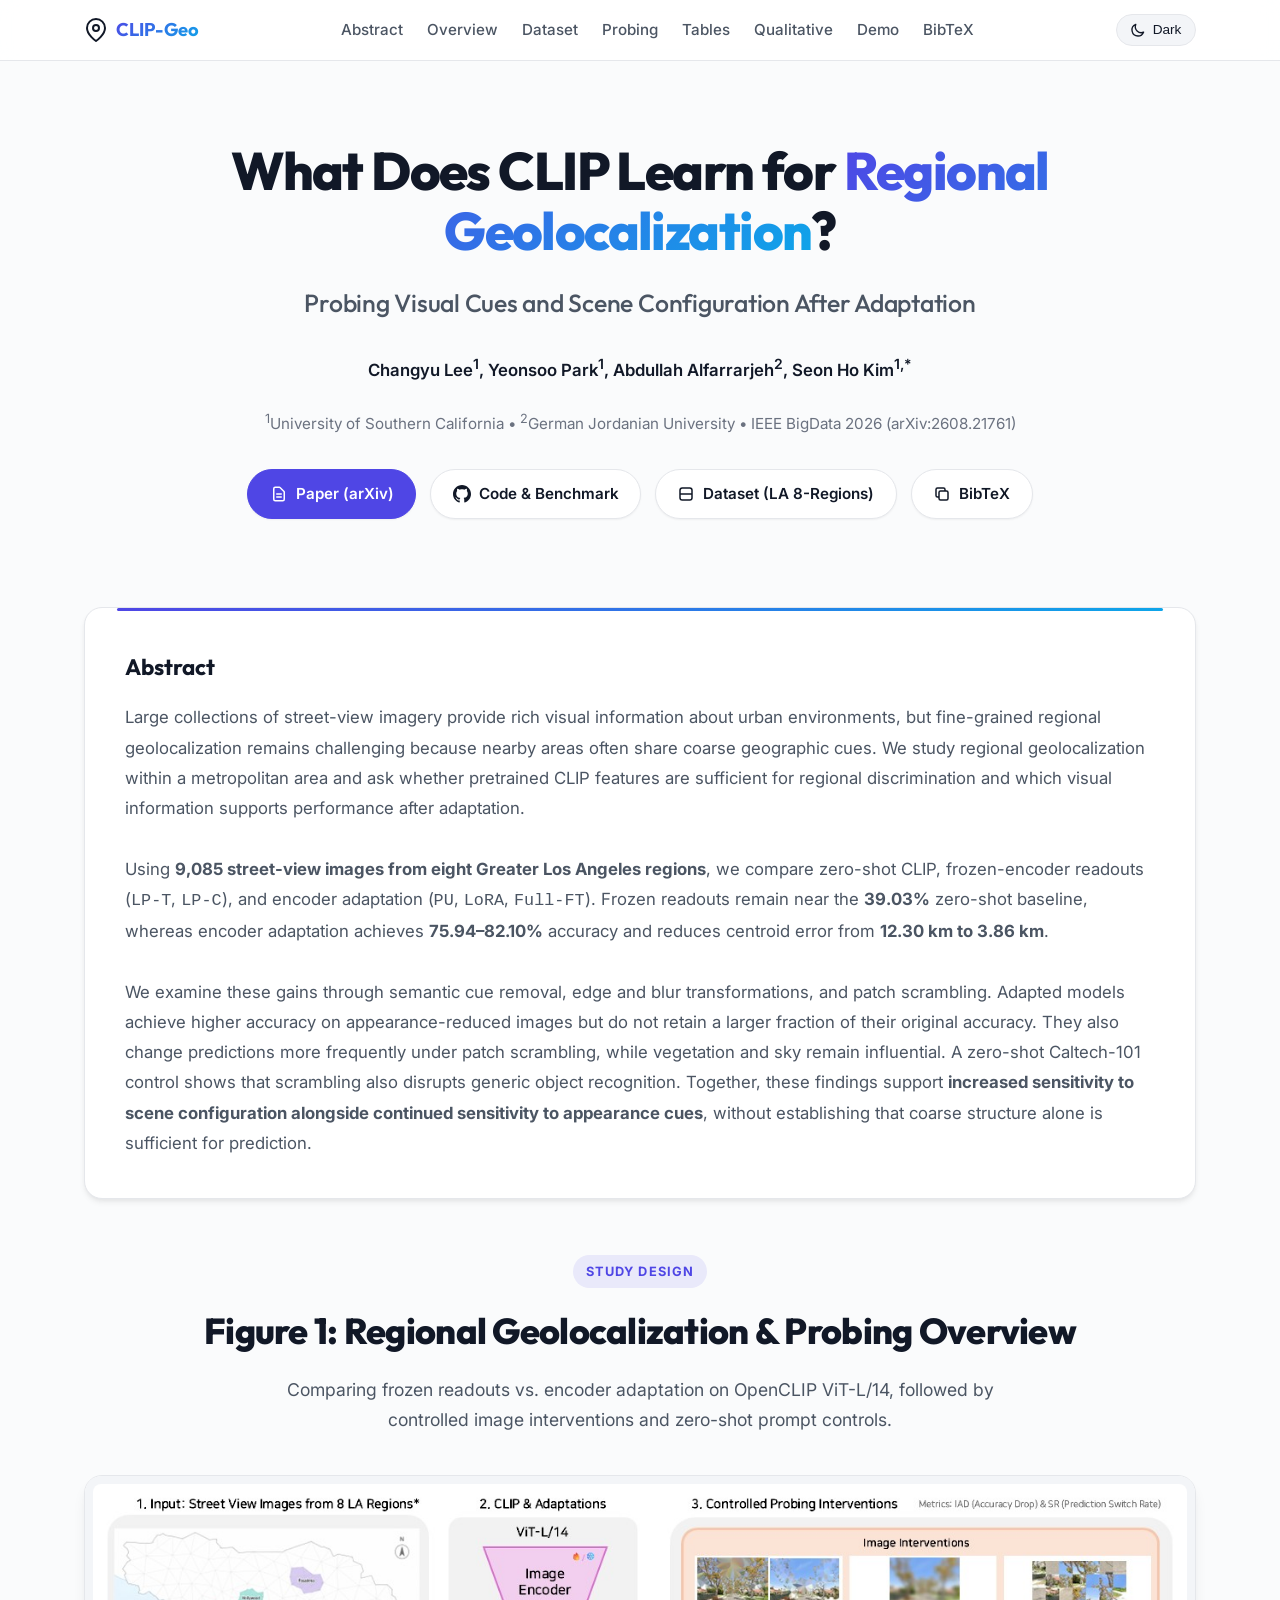
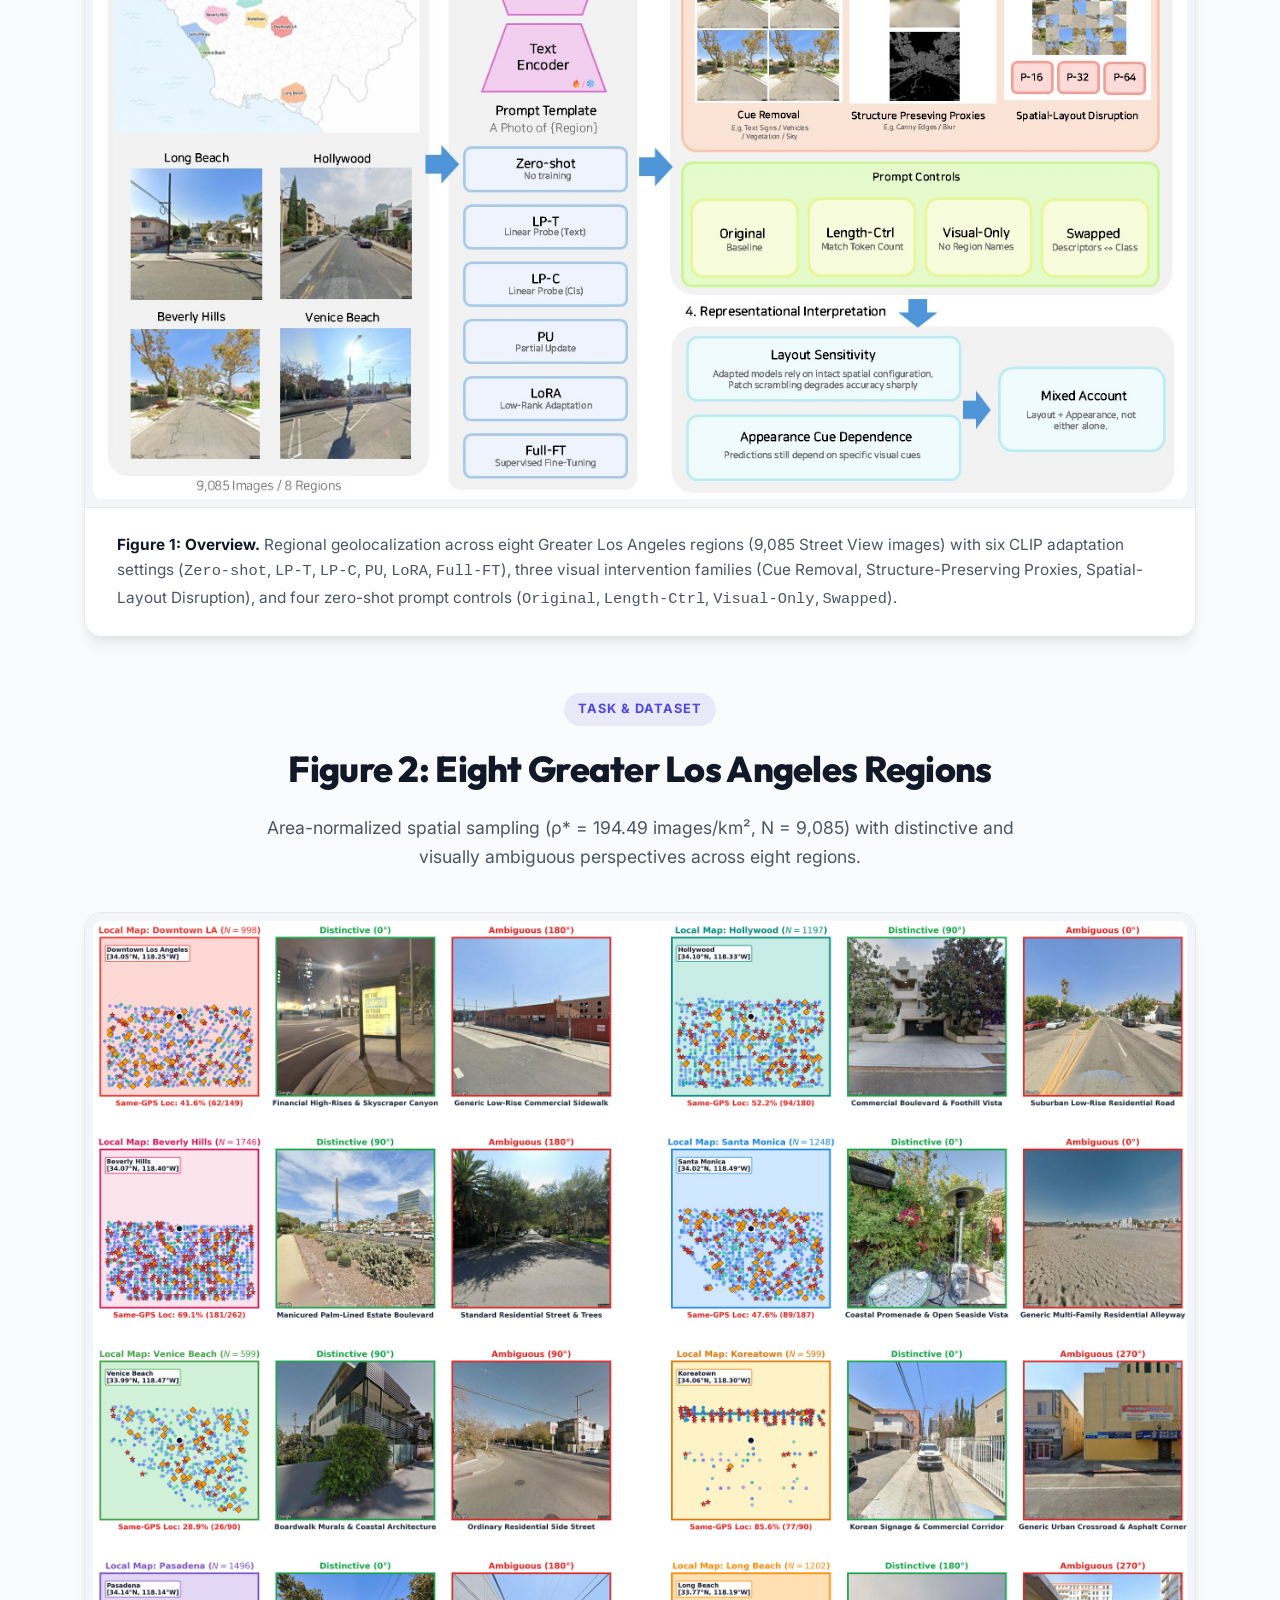
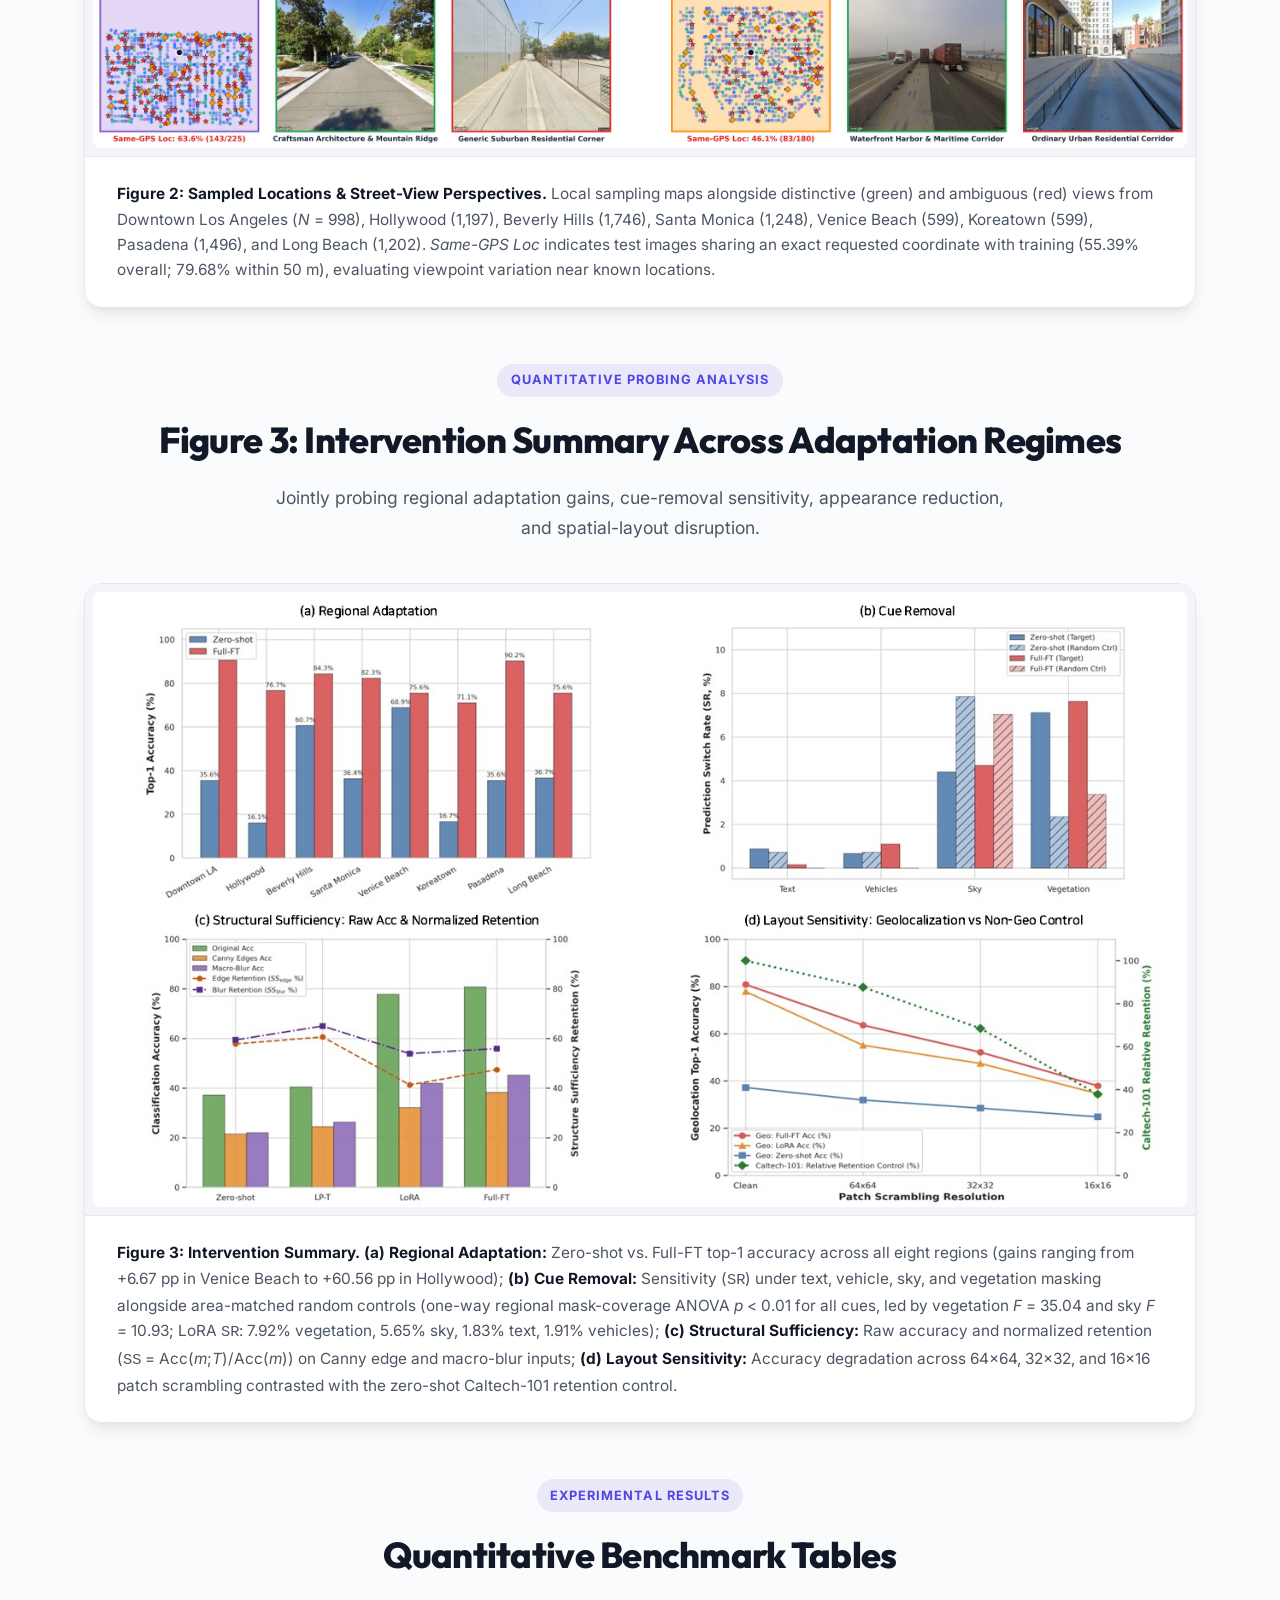
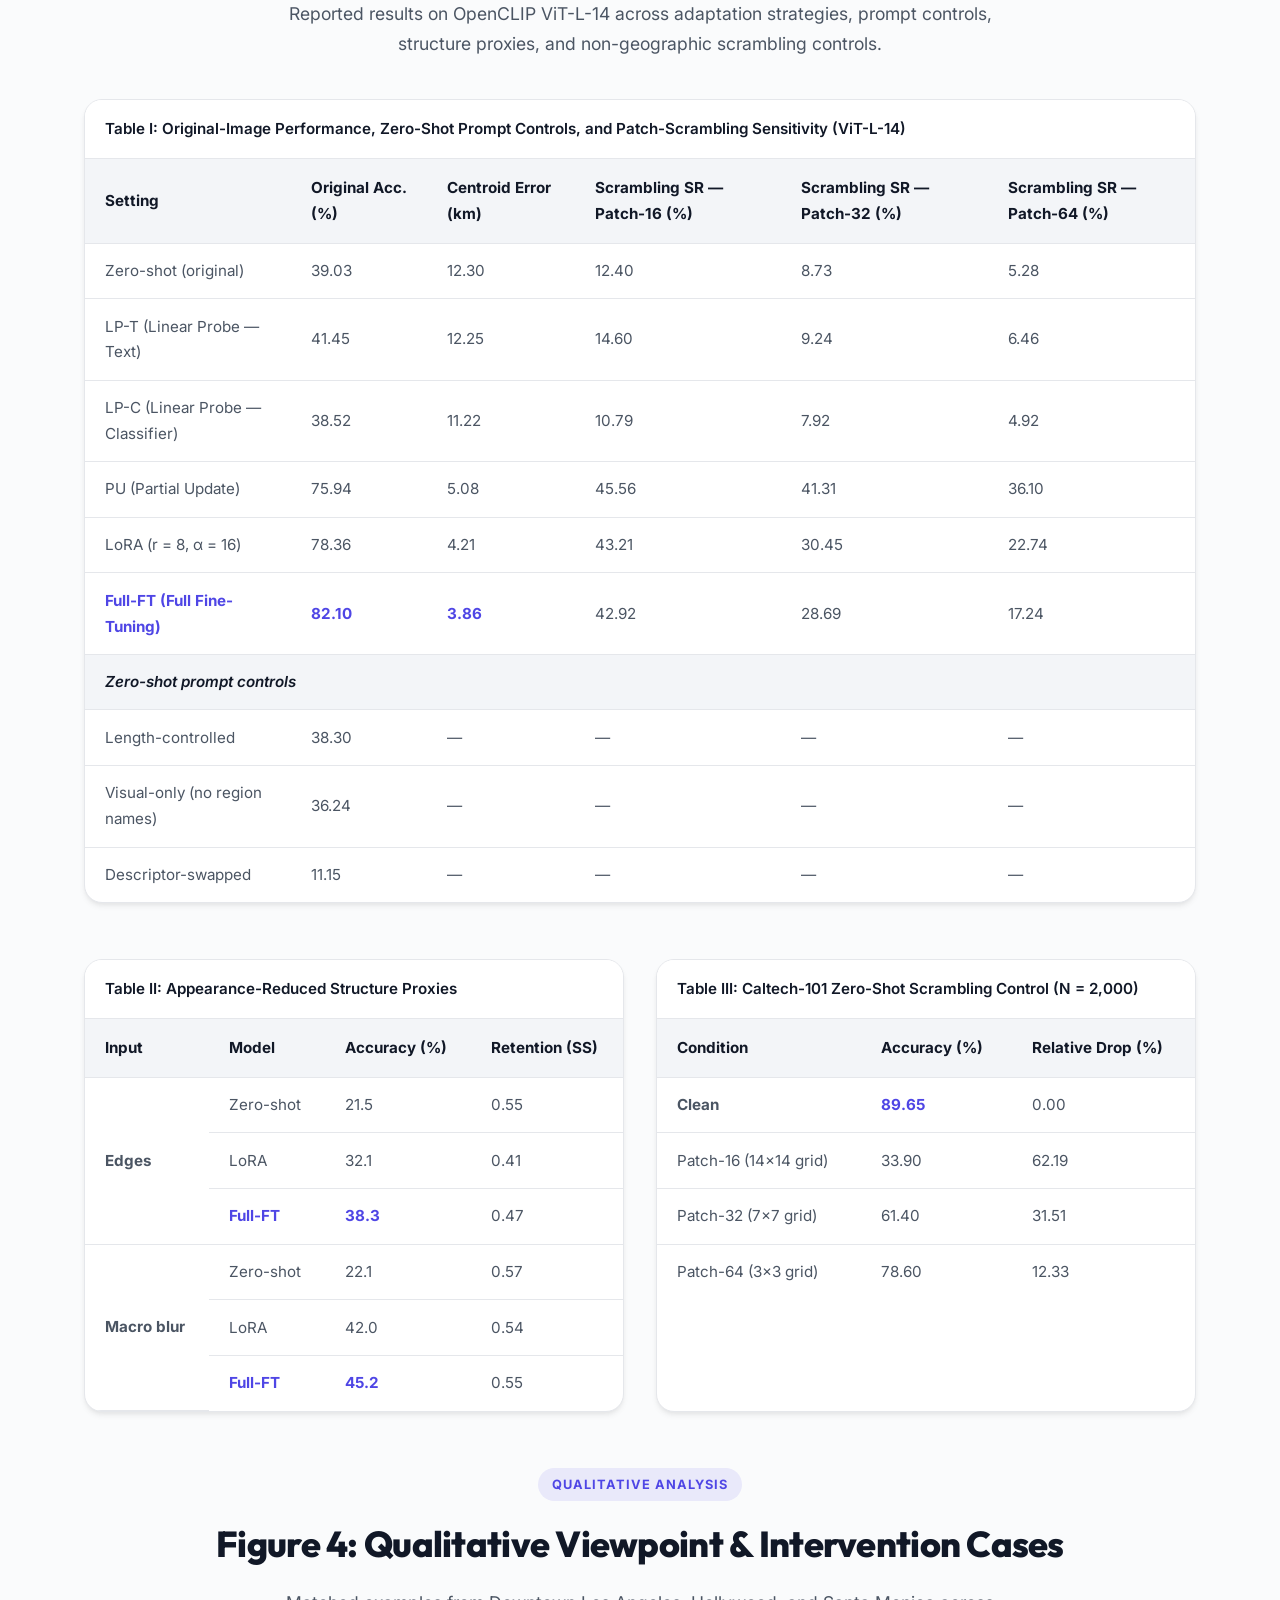
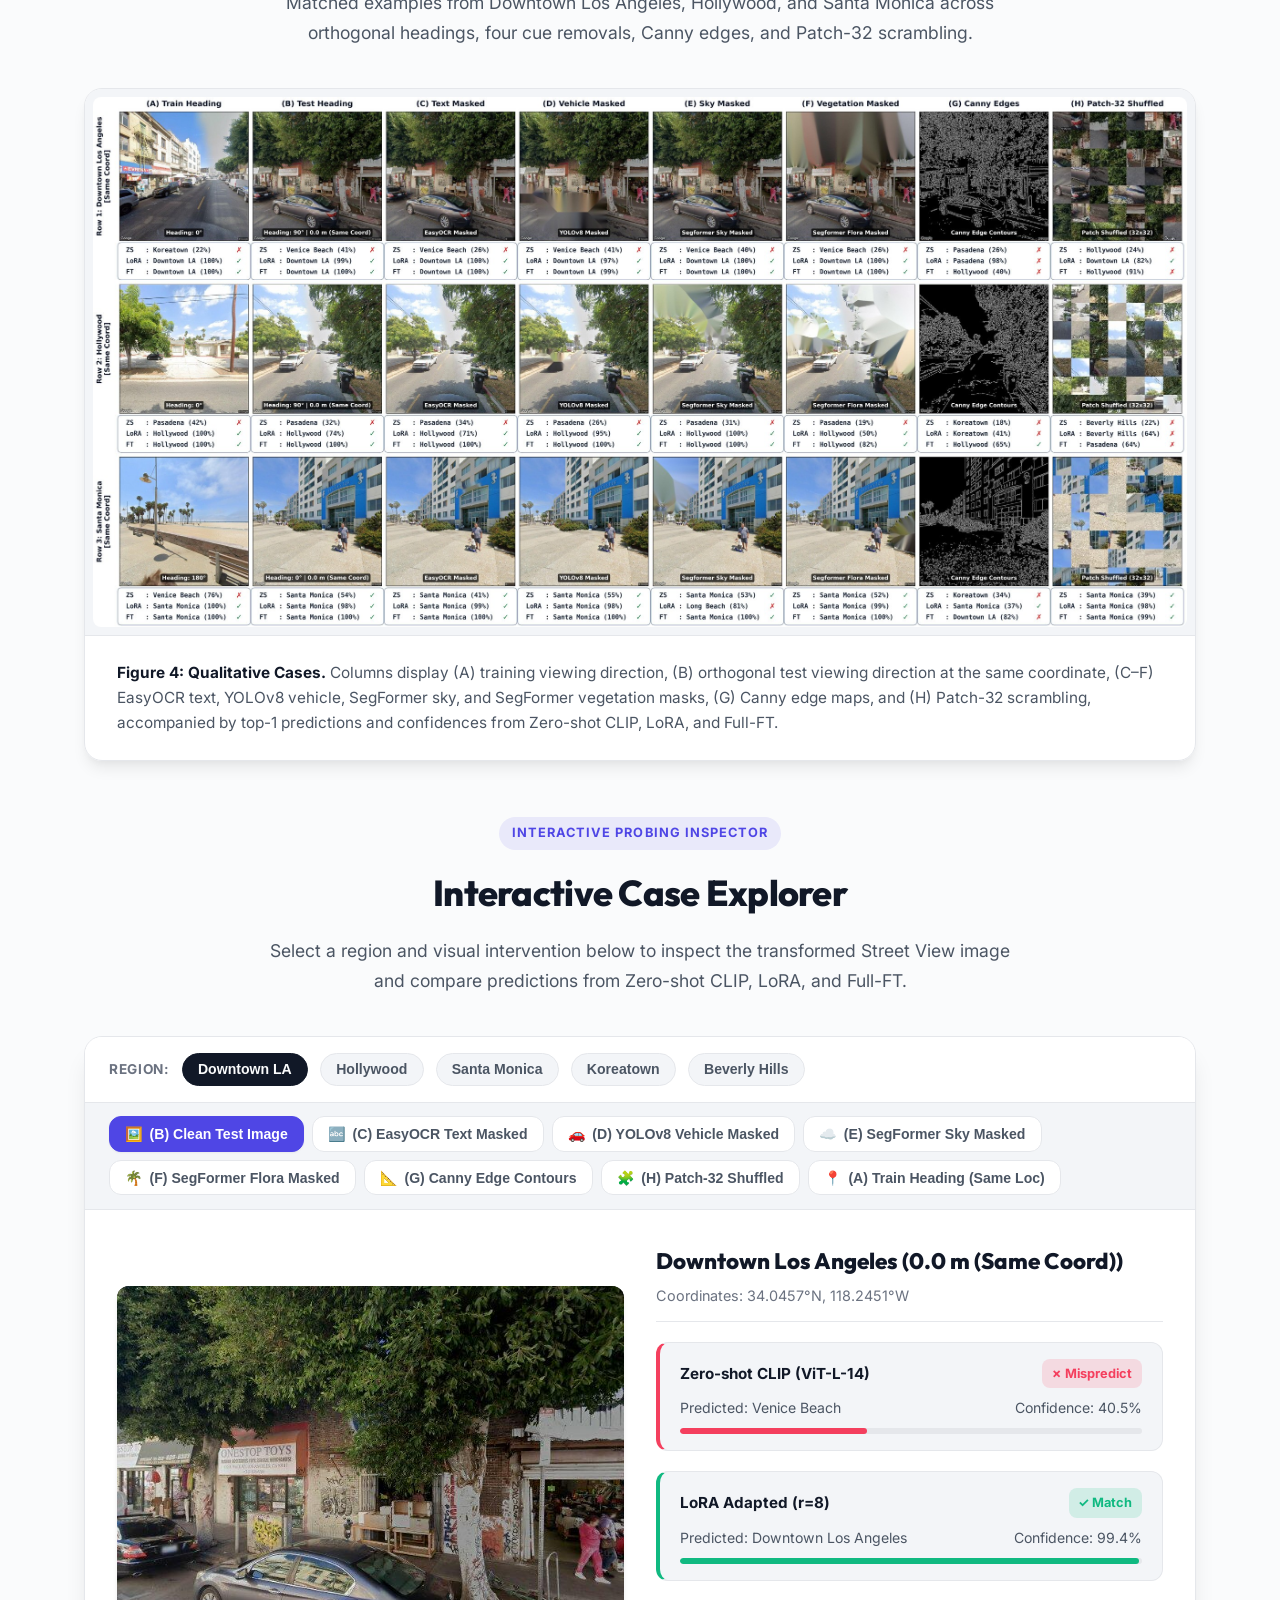
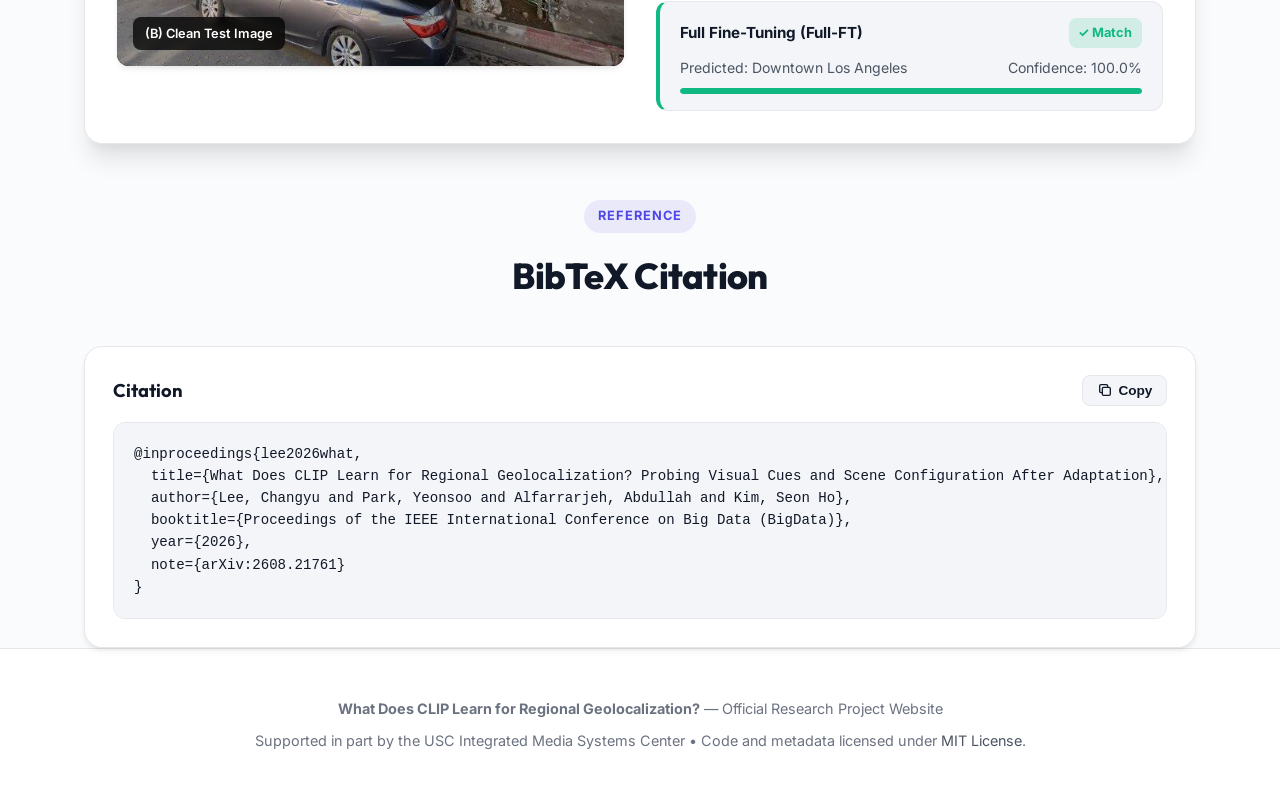
<file: index.html>
<!DOCTYPE html>
<html lang="en" data-theme="light">
<head>
  <meta charset="UTF-8">
  <meta name="viewport" content="width=device-width, initial-scale=1.0">
  <title>What Does CLIP Learn for Regional Geolocalization?</title>

  <!-- SEO Meta Tags -->
  <meta name="description" content="Official project page for 'What Does CLIP Learn for Regional Geolocalization? Probing Visual Cues and Scene Configuration After Adaptation' (IEEE BigData 2026).">
  <meta name="keywords" content="CLIP, Regional Geolocalization, Vision-Language Models, Scene Configuration, Visual Interventions, LoRA, OpenCLIP, IEEE BigData">
  <meta name="author" content="Changyu Lee, Yeonsoo Park, Abdullah Alfarrarjeh, Seon Ho Kim">

  <!-- Open Graph / Social Media -->
  <meta property="og:title" content="What Does CLIP Learn for Regional Geolocalization?">
  <meta property="og:description" content="Probing Visual Cues and Scene Configuration After Adaptation across Eight Greater Los Angeles Regions.">
  <meta property="og:image" content="figures/figure1.jpg">
  <meta property="og:type" content="website">

  <!-- Google Fonts -->
  <link rel="preconnect" href="https://fonts.googleapis.com">
  <link rel="preconnect" href="https://fonts.gstatic.com" crossorigin>
  <link href="https://fonts.googleapis.com/css2?family=Fira+Code:wght@400;500&family=Inter:wght@300;400;500;600;700&family=Outfit:wght@500;600;700;800&display=swap" rel="stylesheet">

  <!-- Stylesheet -->
  <link rel="stylesheet" href="assets/css/style.css">
</head>
<body>

  <!-- Navigation Bar -->
  <nav class="navbar">
    <div class="nav-container">
      <a href="#" class="nav-brand">
        <svg width="24" height="24" viewBox="0 0 24 24" fill="none" stroke="currentColor" stroke-width="2">
          <path d="M21 10c0 7-9 13-9 13s-9-6-9-13a9 9 0 0 1 18 0z"></path>
          <circle cx="12" cy="10" r="3"></circle>
        </svg>
        <span>CLIP-Geo</span>
      </a>
      <ul class="nav-links">
        <li><a href="#abstract">Abstract</a></li>
        <li><a href="#overview">Overview</a></li>
        <li><a href="#dataset">Dataset</a></li>
        <li><a href="#dissection">Probing</a></li>
        <li><a href="#benchmark">Tables</a></li>
        <li><a href="#qualitative">Qualitative</a></li>
        <li><a href="#livedemo">Demo</a></li>
        <li><a href="#citation">BibTeX</a></li>
      </ul>
      <button class="theme-toggle-btn" id="theme-toggle" aria-label="Toggle Theme">
        <svg id="theme-icon" width="16" height="16" fill="none" viewBox="0 0 24 24" stroke="currentColor">
          <path stroke-linecap="round" stroke-linejoin="round" stroke-width="2" d="M20.354 15.354A9 9 0 018.646 3.646 9.003 9.003 0 0012 21a9.003 9.003 0 008.354-5.646z" />
        </svg>
        <span id="theme-text">Dark</span>
      </button>
    </div>
  </nav>

  <!-- Hero Section -->
  <header class="hero">
    <div class="container">
      <h1 class="hero-title">What Does CLIP Learn for <em>Regional Geolocalization</em>?</h1>
      <p class="hero-subtitle">Probing Visual Cues and Scene Configuration After Adaptation</p>

      <div class="hero-meta">
        <div class="author-group">Changyu Lee<sup>1</sup>, Yeonsoo Park<sup>1</sup>, Abdullah Alfarrarjeh<sup>2</sup>, Seon Ho Kim<sup>1,*</sup></div>
        <div class="affiliation"><sup>1</sup>University of Southern California &bull; <sup>2</sup>German Jordanian University &bull; IEEE BigData 2026 (arXiv:2608.21761)</div>
      </div>

      <!-- Action Badges -->
      <div class="hero-badges">
        <a href="https://arxiv.org/abs/2608.21761" target="_blank" class="badge-btn primary">
          <svg width="18" height="18" fill="none" viewBox="0 0 24 24" stroke="currentColor">
            <path stroke-linecap="round" stroke-linejoin="round" stroke-width="2" d="M9 12h6m-6 4h6m2 5H7a2 2 0 01-2-2V5a2 2 0 012-2h5.586a1 1 0 01.707.293l5.414 5.414a1 1 0 01.293.707V19a2 2 0 01-2 2z" />
          </svg>
          Paper (arXiv)
        </a>
        <a href="https://github.com/cksrblee/clip-geolocation" target="_blank" class="badge-btn">
          <svg width="18" height="18" fill="currentColor" viewBox="0 0 24 24">
            <path d="M12 0c-6.626 0-12 5.373-12 12 0 5.302 3.438 9.8 8.207 11.387.599.111.793-.261.793-.577v-2.234c-3.338.726-4.033-1.416-4.033-1.416-.546-1.387-1.333-1.756-1.333-1.756-1.089-.745.083-.729.083-.729 1.205.084 1.839 1.237 1.839 1.237 1.07 1.834 2.807 1.304 3.492.997.107-.775.418-1.305.762-1.604-2.665-.305-5.467-1.334-5.467-5.931 0-1.311.469-2.381 1.236-3.221-.124-.303-.535-1.524.117-3.176 0 0 1.008-.322 3.301 1.23.957-.266 1.983-.399 3.003-.404 1.02.005 2.047.138 3.006.404 2.291-1.552 3.297-1.23 3.297-1.23.653 1.653.242 2.874.118 3.176.77.84 1.235 1.911 1.235 3.221 0 4.609-2.807 5.624-5.479 5.921.43.372.823 1.102.823 2.222v3.293c0 .319.192.694.801.576 4.765-1.589 8.199-6.086 8.199-11.386 0-6.627-5.373-12-12-12z"/>
          </svg>
          Code &amp; Benchmark
        </a>
        <a href="https://github.com/cksrblee/clip-geolocation/tree/main/dataset" target="_blank" class="badge-btn">
          <svg width="18" height="18" fill="none" viewBox="0 0 24 24" stroke="currentColor">
            <path stroke-linecap="round" stroke-linejoin="round" stroke-width="2" d="M4 7v10c0 2 1 3 3 3h10c2 0 3-1 3-3V7c0-2-1-3-3-3H7c-2 0-3 1-3 3zm0 5h16" />
          </svg>
          Dataset (LA 8-Regions)
        </a>
        <a href="#citation" class="badge-btn">
          <svg width="18" height="18" fill="none" viewBox="0 0 24 24" stroke="currentColor">
            <path stroke-linecap="round" stroke-linejoin="round" stroke-width="2" d="M8 16H6a2 2 0 01-2-2V6a2 2 0 012-2h8a2 2 0 012 2v2m-6 12h8a2 2 0 002-2v-8a2 2 0 00-2-2h-8a2 2 0 00-2 2v8a2 2 0 002 2z" />
          </svg>
          BibTeX
        </a>
      </div>
    </div>
  </header>

  <!-- Abstract Section -->
  <section id="abstract" class="container">
    <div class="abstract-box">
      <h2 class="abstract-title">Abstract</h2>
      <p class="abstract-text">
        Large collections of street-view imagery provide rich visual information about urban environments, but fine-grained regional geolocalization remains challenging because nearby areas often share coarse geographic cues. We study regional geolocalization within a metropolitan area and ask whether pretrained CLIP features are sufficient for regional discrimination and which visual information supports performance after adaptation.
        <br><br>
        Using <strong>9,085 street-view images from eight Greater Los Angeles regions</strong>, we compare zero-shot CLIP, frozen-encoder readouts (<code>LP-T</code>, <code>LP-C</code>), and encoder adaptation (<code>PU</code>, <code>LoRA</code>, <code>Full-FT</code>). Frozen readouts remain near the <strong>39.03%</strong> zero-shot baseline, whereas encoder adaptation achieves <strong>75.94&ndash;82.10%</strong> accuracy and reduces centroid error from <strong>12.30 km to 3.86 km</strong>.
        <br><br>
        We examine these gains through semantic cue removal, edge and blur transformations, and patch scrambling. Adapted models achieve higher accuracy on appearance-reduced images but do not retain a larger fraction of their original accuracy. They also change predictions more frequently under patch scrambling, while vegetation and sky remain influential. A zero-shot Caltech-101 control shows that scrambling also disrupts generic object recognition. Together, these findings support <strong>increased sensitivity to scene configuration alongside continued sensitivity to appearance cues</strong>, without establishing that coarse structure alone is sufficient for prediction.
      </p>
    </div>
  </section>

  <!-- Figure 1: Study Overview -->
  <section id="overview" class="container">
    <div class="section-header">
      <span class="section-tag">Study Design</span>
      <h2 class="section-title">Figure 1: Regional Geolocalization &amp; Probing Overview</h2>
      <p class="section-subtitle">Comparing frozen readouts vs. encoder adaptation on OpenCLIP ViT-L/14, followed by controlled image interventions and zero-shot prompt controls.</p>
    </div>

    <div class="figure-card">
      <div class="figure-img-wrapper">
        <img src="figures/figure1.jpg" alt="Figure 1: Overview of regional geolocalization with CLIP adaptation, visual interventions, and zero-shot prompt controls" class="figure-img">
      </div>
      <div class="figure-caption">
        <strong>Figure 1: Overview.</strong>
        Regional geolocalization across eight Greater Los Angeles regions (9,085 Street View images) with six CLIP adaptation settings (<code>Zero-shot</code>, <code>LP-T</code>, <code>LP-C</code>, <code>PU</code>, <code>LoRA</code>, <code>Full-FT</code>), three visual intervention families (Cue Removal, Structure-Preserving Proxies, Spatial-Layout Disruption), and four zero-shot prompt controls (<code>Original</code>, <code>Length-Ctrl</code>, <code>Visual-Only</code>, <code>Swapped</code>).
      </div>
    </div>
  </section>

  <!-- Figure 2: Dataset & Spatial Sampling -->
  <section id="dataset" class="container">
    <div class="section-header">
      <span class="section-tag">Task &amp; Dataset</span>
      <h2 class="section-title">Figure 2: Eight Greater Los Angeles Regions</h2>
      <p class="section-subtitle">Area-normalized spatial sampling (&rho;* = 194.49 images/km&sup2;, N = 9,085) with distinctive and visually ambiguous perspectives across eight regions.</p>
    </div>

    <div class="figure-card">
      <div class="figure-img-wrapper">
        <img src="figures/figure2.jpg" alt="Figure 2: Sampled locations and distinctive and ambiguous views from eight Greater Los Angeles regions" class="figure-img">
      </div>
      <div class="figure-caption">
        <strong>Figure 2: Sampled Locations &amp; Street-View Perspectives.</strong>
        Local sampling maps alongside distinctive (green) and ambiguous (red) views from Downtown Los Angeles (<em>N</em> = 998), Hollywood (1,197), Beverly Hills (1,746), Santa Monica (1,248), Venice Beach (599), Koreatown (599), Pasadena (1,496), and Long Beach (1,202). <em>Same-GPS Loc</em> indicates test images sharing an exact requested coordinate with training (55.39% overall; 79.68% within 50 m), evaluating viewpoint variation near known locations.
      </div>
    </div>
  </section>

  <!-- Figure 3: 4-Panel Intervention Summary -->
  <section id="dissection" class="container">
    <div class="section-header">
      <span class="section-tag">Quantitative Probing Analysis</span>
      <h2 class="section-title">Figure 3: Intervention Summary Across Adaptation Regimes</h2>
      <p class="section-subtitle">Jointly probing regional adaptation gains, cue-removal sensitivity, appearance reduction, and spatial-layout disruption.</p>
    </div>

    <div class="figure-card">
      <div class="figure-img-wrapper">
        <img src="figures/figure3.jpg" alt="Figure 3: Intervention summary across regional gains, cue removal, appearance reduction, and layout disruption" class="figure-img">
      </div>
      <div class="figure-caption">
        <strong>Figure 3: Intervention Summary.</strong>
        <strong>(a) Regional Adaptation:</strong> Zero-shot vs. Full-FT top-1 accuracy across all eight regions (gains ranging from +6.67 pp in Venice Beach to +60.56 pp in Hollywood);
        <strong>(b) Cue Removal:</strong> Sensitivity (<code>SR</code>) under text, vehicle, sky, and vegetation masking alongside area-matched random controls (one-way regional mask-coverage ANOVA <em>p</em> &lt; 0.01 for all cues, led by vegetation <em>F</em> = 35.04 and sky <em>F</em> = 10.93; LoRA <code>SR</code>: 7.92% vegetation, 5.65% sky, 1.83% text, 1.91% vehicles);
        <strong>(c) Structural Sufficiency:</strong> Raw accuracy and normalized retention (<code>SS</code> = Acc(<em>m</em>;<em>T</em>)/Acc(<em>m</em>)) on Canny edge and macro-blur inputs;
        <strong>(d) Layout Sensitivity:</strong> Accuracy degradation across 64&times;64, 32&times;32, and 16&times;16 patch scrambling contrasted with the zero-shot Caltech-101 retention control.
      </div>
    </div>
  </section>

  <!-- Paper Quantitative Tables (Tables I-III) -->
  <section id="benchmark" class="container">
    <div class="section-header">
      <span class="section-tag">Experimental Results</span>
      <h2 class="section-title">Quantitative Benchmark Tables</h2>
      <p class="section-subtitle">Reported results on OpenCLIP ViT-L-14 across adaptation strategies, prompt controls, structure proxies, and non-geographic scrambling controls.</p>
    </div>

    <!-- Table I -->
    <div class="table-container">
      <div class="table-caption-bar">
        Table I: Original-Image Performance, Zero-Shot Prompt Controls, and Patch-Scrambling Sensitivity (ViT-L-14)
      </div>
      <table>
        <thead>
          <tr>
            <th>Setting</th>
            <th>Original Acc. (%)</th>
            <th>Centroid Error (km)</th>
            <th>Scrambling SR &mdash; Patch-16 (%)</th>
            <th>Scrambling SR &mdash; Patch-32 (%)</th>
            <th>Scrambling SR &mdash; Patch-64 (%)</th>
          </tr>
        </thead>
        <tbody>
          <tr>
            <td>Zero-shot (original)</td>
            <td>39.03</td>
            <td>12.30</td>
            <td>12.40</td>
            <td>8.73</td>
            <td>5.28</td>
          </tr>
          <tr>
            <td>LP-T (Linear Probe &mdash; Text)</td>
            <td>41.45</td>
            <td>12.25</td>
            <td>14.60</td>
            <td>9.24</td>
            <td>6.46</td>
          </tr>
          <tr>
            <td>LP-C (Linear Probe &mdash; Classifier)</td>
            <td>38.52</td>
            <td>11.22</td>
            <td>10.79</td>
            <td>7.92</td>
            <td>4.92</td>
          </tr>
          <tr>
            <td>PU (Partial Update)</td>
            <td>75.94</td>
            <td>5.08</td>
            <td>45.56</td>
            <td>41.31</td>
            <td>36.10</td>
          </tr>
          <tr>
            <td>LoRA (r = 8, &alpha; = 16)</td>
            <td>78.36</td>
            <td>4.21</td>
            <td>43.21</td>
            <td>30.45</td>
            <td>22.74</td>
          </tr>
          <tr>
            <td class="highlight-cell">Full-FT (Full Fine-Tuning)</td>
            <td class="highlight-cell">82.10</td>
            <td class="highlight-cell">3.86</td>
            <td>42.92</td>
            <td>28.69</td>
            <td>17.24</td>
          </tr>
          <tr class="subrow-header">
            <td colspan="6">Zero-shot prompt controls</td>
          </tr>
          <tr>
            <td>Length-controlled</td>
            <td>38.30</td>
            <td>&mdash;</td>
            <td>&mdash;</td>
            <td>&mdash;</td>
            <td>&mdash;</td>
          </tr>
          <tr>
            <td>Visual-only (no region names)</td>
            <td>36.24</td>
            <td>&mdash;</td>
            <td>&mdash;</td>
            <td>&mdash;</td>
            <td>&mdash;</td>
          </tr>
          <tr>
            <td>Descriptor-swapped</td>
            <td>11.15</td>
            <td>&mdash;</td>
            <td>&mdash;</td>
            <td>&mdash;</td>
            <td>&mdash;</td>
          </tr>
        </tbody>
      </table>
    </div>

    <!-- Tables II & III Side-by-Side -->
    <div class="tables-grid-two">
      <div class="table-container">
        <div class="table-caption-bar">
          Table II: Appearance-Reduced Structure Proxies
        </div>
        <table>
          <thead>
            <tr>
              <th>Input</th>
              <th>Model</th>
              <th>Accuracy (%)</th>
              <th>Retention (SS)</th>
            </tr>
          </thead>
          <tbody>
            <tr>
              <td rowspan="3"><strong>Edges</strong></td>
              <td>Zero-shot</td>
              <td>21.5</td>
              <td>0.55</td>
            </tr>
            <tr>
              <td>LoRA</td>
              <td>32.1</td>
              <td>0.41</td>
            </tr>
            <tr>
              <td class="highlight-cell">Full-FT</td>
              <td class="highlight-cell">38.3</td>
              <td>0.47</td>
            </tr>
            <tr>
              <td rowspan="3"><strong>Macro blur</strong></td>
              <td>Zero-shot</td>
              <td>22.1</td>
              <td>0.57</td>
            </tr>
            <tr>
              <td>LoRA</td>
              <td>42.0</td>
              <td>0.54</td>
            </tr>
            <tr>
              <td class="highlight-cell">Full-FT</td>
              <td class="highlight-cell">45.2</td>
              <td>0.55</td>
            </tr>
          </tbody>
        </table>
      </div>

      <div class="table-container">
        <div class="table-caption-bar">
          Table III: Caltech-101 Zero-Shot Scrambling Control (N = 2,000)
        </div>
        <table>
          <thead>
            <tr>
              <th>Condition</th>
              <th>Accuracy (%)</th>
              <th>Relative Drop (%)</th>
            </tr>
          </thead>
          <tbody>
            <tr>
              <td><strong>Clean</strong></td>
              <td class="highlight-cell">89.65</td>
              <td>0.00</td>
            </tr>
            <tr>
              <td>Patch-16 (14&times;14 grid)</td>
              <td>33.90</td>
              <td>62.19</td>
            </tr>
            <tr>
              <td>Patch-32 (7&times;7 grid)</td>
              <td>61.40</td>
              <td>31.51</td>
            </tr>
            <tr>
              <td>Patch-64 (3&times;3 grid)</td>
              <td>78.60</td>
              <td>12.33</td>
            </tr>
          </tbody>
        </table>
      </div>
    </div>
  </section>

  <!-- Figure 4: Qualitative Cases -->
  <section id="qualitative" class="container">
    <div class="section-header">
      <span class="section-tag">Qualitative Analysis</span>
      <h2 class="section-title">Figure 4: Qualitative Viewpoint &amp; Intervention Cases</h2>
      <p class="section-subtitle">Matched examples from Downtown Los Angeles, Hollywood, and Santa Monica across orthogonal headings, four cue removals, Canny edges, and Patch-32 scrambling.</p>
    </div>

    <div class="figure-card">
      <div class="figure-img-wrapper">
        <img src="figures/figure4.jpg" alt="Figure 4: Qualitative cases from Downtown Los Angeles, Hollywood, and Santa Monica" class="figure-img">
      </div>
      <div class="figure-caption">
        <strong>Figure 4: Qualitative Cases.</strong>
        Columns display (A) training viewing direction, (B) orthogonal test viewing direction at the same coordinate, (C&ndash;F) EasyOCR text, YOLOv8 vehicle, SegFormer sky, and SegFormer vegetation masks, (G) Canny edge maps, and (H) Patch-32 scrambling, accompanied by top-1 predictions and confidences from Zero-shot CLIP, LoRA, and Full-FT.
      </div>
    </div>
  </section>

  <!-- Interactive Probing Inspector -->
  <section id="livedemo" class="container">
    <div class="section-header">
      <span class="section-tag">Interactive Probing Inspector</span>
      <h2 class="section-title">Interactive Case Explorer</h2>
      <p class="section-subtitle">Select a region and visual intervention below to inspect the transformed Street View image and compare predictions from Zero-shot CLIP, LoRA, and Full-FT.</p>
    </div>

    <div class="inspector-container">
      <!-- Neighborhood Selector -->
      <div class="inspector-region-bar">
        <span class="inspector-bar-label">Region:</span>
        <button class="region-btn active" data-region="downtown_la">Downtown LA</button>
        <button class="region-btn" data-region="hollywood">Hollywood</button>
        <button class="region-btn" data-region="santa_monica">Santa Monica</button>
        <button class="region-btn" data-region="koreatown">Koreatown</button>
        <button class="region-btn" data-region="beverly_hills">Beverly Hills</button>
      </div>

      <!-- Intervention Tabs -->
      <div class="inspector-tabs">
        <button class="tab-btn active" data-intervention="clean">
          <span>🖼️</span> (B) Clean Test Image
        </button>
        <button class="tab-btn" data-intervention="text_masked">
          <span>🔤</span> (C) EasyOCR Text Masked
        </button>
        <button class="tab-btn" data-intervention="vehicle_masked">
          <span>🚗</span> (D) YOLOv8 Vehicle Masked
        </button>
        <button class="tab-btn" data-intervention="sky_masked">
          <span>☁️</span> (E) SegFormer Sky Masked
        </button>
        <button class="tab-btn" data-intervention="vegetation_masked">
          <span>🌴</span> (F) SegFormer Flora Masked
        </button>
        <button class="tab-btn" data-intervention="edges">
          <span>📐</span> (G) Canny Edge Contours
        </button>
        <button class="tab-btn" data-intervention="patch32">
          <span>🧩</span> (H) Patch-32 Shuffled
        </button>
        <button class="tab-btn" data-intervention="train_heading">
          <span>📍</span> (A) Train Heading (Same Loc)
        </button>
      </div>

      <!-- Body: Viewer + Model Cards -->
      <div class="inspector-body">
        <div class="inspector-viewer">
          <img src="assets/demo_images/downtown_la_clean.jpg" alt="Probing Image Transformation" id="demo-viewer-img">
          <div class="inspector-tag-overlay" id="demo-overlay-tag">(B) Clean Test Image</div>
        </div>

        <div class="inspector-predictions">
          <div class="pred-header">
            <h3 id="demo-region-title">Downtown Los Angeles (0.0 m (Same Coord))</h3>
            <p id="demo-region-coords">Coordinates: 34.0457°N, 118.2451°W</p>
          </div>

          <!-- Model 1: Zero-shot -->
          <div class="model-pred-card incorrect" id="card-zs">
            <div class="model-card-top">
              <span class="model-name">Zero-shot CLIP (ViT-L-14)</span>
              <span class="pred-badge mismatch" id="badge-zs">✗ Mispredict</span>
            </div>
            <div class="pred-detail">
              <span id="pred-zs">Predicted: Venice Beach</span>
              <span id="conf-zs">Confidence: 40.5%</span>
            </div>
            <div class="pred-conf-bar">
              <div class="pred-conf-fill rose" id="fill-zs" style="width: 40.5%;"></div>
            </div>
          </div>

          <!-- Model 2: LoRA -->
          <div class="model-pred-card correct" id="card-lora">
            <div class="model-card-top">
              <span class="model-name">LoRA Adapted (r=8)</span>
              <span class="pred-badge match" id="badge-lora">✓ Match</span>
            </div>
            <div class="pred-detail">
              <span id="pred-lora">Predicted: Downtown Los Angeles</span>
              <span id="conf-lora">Confidence: 99.4%</span>
            </div>
            <div class="pred-conf-bar">
              <div class="pred-conf-fill" id="fill-lora" style="width: 99.4%;"></div>
            </div>
          </div>

          <!-- Model 3: Full Fine-Tuning -->
          <div class="model-pred-card correct" id="card-ft">
            <div class="model-card-top">
              <span class="model-name">Full Fine-Tuning (Full-FT)</span>
              <span class="pred-badge match" id="badge-ft">✓ Match</span>
            </div>
            <div class="pred-detail">
              <span id="pred-ft">Predicted: Downtown Los Angeles</span>
              <span id="conf-ft">Confidence: 100.0%</span>
            </div>
            <div class="pred-conf-bar">
              <div class="pred-conf-fill" id="fill-ft" style="width: 100.0%;"></div>
            </div>
          </div>
        </div>
      </div>
    </div>
  </section>

  <!-- BibTeX Citation -->
  <section id="citation" class="container">
    <div class="section-header">
      <span class="section-tag">Reference</span>
      <h2 class="section-title">BibTeX Citation</h2>
    </div>

    <div class="bibtex-box">
      <div class="bibtex-header">
        <h3>Citation</h3>
        <button class="copy-btn" id="copy-bibtex-btn">
          <svg width="16" height="16" fill="none" viewBox="0 0 24 24" stroke="currentColor">
            <path stroke-linecap="round" stroke-linejoin="round" stroke-width="2" d="M8 16H6a2 2 0 01-2-2V6a2 2 0 012-2h8a2 2 0 012 2v2m-6 12h8a2 2 0 002-2v-8a2 2 0 00-2-2h-8a2 2 0 00-2 2v8a2 2 0 002 2z" />
          </svg>
          Copy
        </button>
      </div>
      <pre><code id="bibtex-code">@inproceedings{lee2026what,
  title={What Does CLIP Learn for Regional Geolocalization? Probing Visual Cues and Scene Configuration After Adaptation},
  author={Lee, Changyu and Park, Yeonsoo and Alfarrarjeh, Abdullah and Kim, Seon Ho},
  booktitle={Proceedings of the IEEE International Conference on Big Data (BigData)},
  year={2026},
  note={arXiv:2608.21761}
}</code></pre>
    </div>
  </section>

  <!-- Footer -->
  <footer>
    <div class="container">
      <p style="margin-bottom: 0.5rem;">
        <strong>What Does CLIP Learn for Regional Geolocalization?</strong> &mdash; Official Research Project Website
      </p>
      <p>
        Supported in part by the USC Integrated Media Systems Center &bull; Code and metadata licensed under <a href="LICENSE">MIT License</a>.
      </p>
    </div>
  </footer>

  <!-- Main JavaScript Application -->
  <script src="assets/js/main.js"></script>
</body>
</html>
</file>
<file: assets/css/style.css>
/* -------------------------------------------------------------
   "Does CLIP See Place?" Academic Project Website Stylesheet
   Modern, publication-grade academic design system
------------------------------------------------------------- */

:root {
  --font-heading: 'Outfit', -apple-system, BlinkMacSystemFont, 'Segoe UI', Roboto, sans-serif;
  --font-body: 'Inter', -apple-system, BlinkMacSystemFont, 'Segoe UI', Roboto, sans-serif;
  --font-mono: 'Fira Code', ui-monospace, SFMono-Regular, Menlo, Monaco, Consolas, monospace;

  /* Color Palette */
  --bg-primary: #fafbfc;
  --bg-surface: #ffffff;
  --bg-surface-secondary: #f3f5f8;
  --bg-card: rgba(255, 255, 255, 0.95);
  
  --text-primary: #111827;
  --text-secondary: #4b5563;
  --text-muted: #6b7280;
  
  --border-color: #e5e7eb;
  --border-focus: #6366f1;

  --accent-primary: #4f46e5;
  --accent-primary-hover: #4338ca;
  --accent-secondary: #0ea5e9;
  --accent-purple: #8b5cf6;
  --accent-emerald: #10b981;
  --accent-amber: #f59e0b;
  --accent-rose: #f43f5e;

  --gradient-hero: linear-gradient(135deg, #4f46e5 0%, #0ea5e9 100%);
  --gradient-card: linear-gradient(180deg, rgba(255, 255, 255, 0.8) 0%, rgba(248, 250, 252, 0.9) 100%);
  
  --shadow-sm: 0 1px 2px 0 rgba(0, 0, 0, 0.05);
  --shadow-md: 0 4px 6px -1px rgba(0, 0, 0, 0.07), 0 2px 4px -1px rgba(0, 0, 0, 0.04);
  --shadow-lg: 0 10px 15px -3px rgba(0, 0, 0, 0.08), 0 4px 6px -2px rgba(0, 0, 0, 0.03);
  --shadow-xl: 0 20px 25px -5px rgba(0, 0, 0, 0.1), 0 10px 10px -5px rgba(0, 0, 0, 0.04);
  --shadow-glow: 0 0 30px rgba(79, 70, 229, 0.15);

  --radius-sm: 8px;
  --radius-md: 12px;
  --radius-lg: 18px;
  --radius-full: 9999px;

  --max-width: 1160px;
  --transition: all 0.25s cubic-bezier(0.16, 1, 0.3, 1);
}

[data-theme="dark"] {
  --bg-primary: #0b0f19;
  --bg-surface: #111827;
  --bg-surface-secondary: #1a2234;
  --bg-card: rgba(17, 24, 39, 0.9);
  
  --text-primary: #f9fafb;
  --text-secondary: #d1d5db;
  --text-muted: #9ca3af;
  
  --border-color: #2e384d;
  --border-focus: #818cf8;

  --accent-primary: #6366f1;
  --accent-primary-hover: #4f46e5;
  --accent-secondary: #38bdf8;
  
  --gradient-card: linear-gradient(180deg, rgba(26, 34, 52, 0.8) 0%, rgba(17, 24, 39, 0.9) 100%);
  --shadow-glow: 0 0 35px rgba(99, 102, 241, 0.25);
}

/* -------------------------------------------------------------
   Base Resets
------------------------------------------------------------- */
* {
  box-sizing: border-box;
  margin: 0;
  padding: 0;
}

html {
  scroll-behavior: smooth;
  font-size: 16px;
}

body {
  font-family: var(--font-body);
  background-color: var(--bg-primary);
  color: var(--text-primary);
  line-height: 1.7;
  -webkit-font-smoothing: antialiased;
  -moz-osx-font-smoothing: grayscale;
  transition: background-color 0.3s ease, color 0.3s ease;
}

/* -------------------------------------------------------------
   Header & Navigation
------------------------------------------------------------- */
.navbar {
  position: sticky;
  top: 0;
  z-index: 1000;
  background: rgba(255, 255, 255, 0.85);
  backdrop-filter: blur(12px);
  -webkit-backdrop-filter: blur(12px);
  border-bottom: 1px solid var(--border-color);
  transition: var(--transition);
}

[data-theme="dark"] .navbar {
  background: rgba(11, 15, 25, 0.85);
}

.nav-container {
  max-width: var(--max-width);
  margin: 0 auto;
  padding: 0.85rem 1.5rem;
  display: flex;
  justify-content: space-between;
  align-items: center;
}

.nav-brand {
  font-family: var(--font-heading);
  font-weight: 700;
  font-size: 1.15rem;
  color: var(--text-primary);
  text-decoration: none;
  display: flex;
  align-items: center;
  gap: 0.5rem;
}

.nav-brand span {
  background: var(--gradient-hero);
  -webkit-background-clip: text;
  background-clip: text;
  -webkit-text-fill-color: transparent;
}

.nav-links {
  display: flex;
  align-items: center;
  gap: 1.5rem;
  list-style: none;
}

.nav-links a {
  text-decoration: none;
  color: var(--text-secondary);
  font-size: 0.95rem;
  font-weight: 500;
  transition: var(--transition);
}

.nav-links a:hover {
  color: var(--accent-primary);
}

.theme-toggle-btn {
  background: var(--bg-surface-secondary);
  border: 1px solid var(--border-color);
  color: var(--text-primary);
  padding: 0.45rem 0.85rem;
  border-radius: var(--radius-full);
  cursor: pointer;
  display: flex;
  align-items: center;
  gap: 0.4rem;
  font-size: 0.85rem;
  font-weight: 500;
  transition: var(--transition);
}

.theme-toggle-btn:hover {
  background: var(--border-color);
}

/* -------------------------------------------------------------
   Container & Section Utilities
------------------------------------------------------------- */
.container {
  max-width: var(--max-width);
  margin: 0 auto;
  padding: 0 1.5rem;
}

section {
  padding: 4.5rem 0;
}

.section-header {
  text-align: center;
  margin-bottom: 2.5rem;
}

.section-tag {
  display: inline-block;
  font-size: 0.8rem;
  font-weight: 700;
  text-transform: uppercase;
  letter-spacing: 0.08em;
  color: var(--accent-primary);
  background: rgba(79, 70, 229, 0.1);
  padding: 0.35rem 0.85rem;
  border-radius: var(--radius-full);
  margin-bottom: 0.75rem;
}

.section-title {
  font-family: var(--font-heading);
  font-size: 2.25rem;
  font-weight: 800;
  color: var(--text-primary);
  letter-spacing: -0.02em;
  margin-bottom: 0.85rem;
}

.section-subtitle {
  font-size: 1.1rem;
  color: var(--text-secondary);
  max-width: 760px;
  margin: 0 auto;
}

/* -------------------------------------------------------------
   Hero Section
------------------------------------------------------------- */
.hero {
  padding: 5rem 0 2rem 0;
  text-align: center;
}

.hero-title {
  font-family: var(--font-heading);
  font-size: 3.3rem;
  font-weight: 800;
  line-height: 1.15;
  letter-spacing: -0.03em;
  margin-bottom: 1.25rem;
  max-width: 980px;
  margin-left: auto;
  margin-right: auto;
}

.hero-title em {
  font-style: normal;
  background: var(--gradient-hero);
  -webkit-background-clip: text;
  background-clip: text;
  -webkit-text-fill-color: transparent;
}

.hero-subtitle {
  font-family: var(--font-heading);
  font-size: 1.55rem;
  font-weight: 500;
  color: var(--text-secondary);
  margin-bottom: 1.75rem;
  letter-spacing: -0.01em;
}

.hero-meta {
  display: flex;
  justify-content: center;
  align-items: center;
  flex-wrap: wrap;
  gap: 1.5rem;
  margin-bottom: 2rem;
}

.author-group {
  font-size: 1.05rem;
  color: var(--text-primary);
  font-weight: 600;
}

.affiliation {
  font-size: 0.95rem;
  color: var(--text-muted);
}

.hero-badges {
  display: flex;
  justify-content: center;
  flex-wrap: wrap;
  gap: 0.85rem;
  margin-bottom: 3.5rem;
}

.badge-btn {
  display: inline-flex;
  align-items: center;
  gap: 0.5rem;
  background: var(--bg-surface);
  color: var(--text-primary);
  border: 1px solid var(--border-color);
  padding: 0.7rem 1.35rem;
  border-radius: var(--radius-full);
  font-size: 0.95rem;
  font-weight: 600;
  text-decoration: none;
  box-shadow: var(--shadow-sm);
  transition: var(--transition);
}

.badge-btn:hover {
  transform: translateY(-2px);
  box-shadow: var(--shadow-md);
  border-color: var(--accent-primary);
  color: var(--accent-primary);
}

.badge-btn.primary {
  background: var(--accent-primary);
  color: #ffffff;
  border-color: var(--accent-primary);
}

.badge-btn.primary:hover {
  background: var(--accent-primary-hover);
  color: #ffffff;
}

/* -------------------------------------------------------------
   Publication Figure Cards (4 Main Figures)
------------------------------------------------------------- */
.figure-card {
  background: var(--bg-card);
  border: 1px solid var(--border-color);
  border-radius: var(--radius-lg);
  overflow: hidden;
  box-shadow: var(--shadow-lg);
  margin-bottom: 3.5rem;
  transition: var(--transition);
}

.figure-card:hover {
  box-shadow: var(--shadow-xl);
}

.figure-img-wrapper {
  width: 100%;
  background: var(--bg-surface-secondary);
  border-bottom: 1px solid var(--border-color);
  display: flex;
  align-items: center;
  justify-content: center;
  padding: 0.5rem;
}

.figure-img {
  width: 100%;
  height: auto;
  display: block;
  border-radius: var(--radius-sm);
}

.figure-caption {
  padding: 1.5rem 2rem;
  font-size: 0.96rem;
  color: var(--text-secondary);
  line-height: 1.65;
  text-align: left;
}

.figure-caption strong {
  color: var(--text-primary);
  font-weight: 700;
}

/* -------------------------------------------------------------
   Abstract Box
------------------------------------------------------------- */
.abstract-box {
  background: var(--bg-surface);
  border: 1px solid var(--border-color);
  border-radius: var(--radius-lg);
  padding: 2.5rem;
  box-shadow: var(--shadow-md);
  margin-bottom: 3.5rem;
  position: relative;
}

.abstract-box::before {
  content: "";
  position: absolute;
  top: 0;
  left: 2rem;
  right: 2rem;
  height: 3px;
  background: var(--gradient-hero);
  border-radius: var(--radius-full);
}

.abstract-title {
  font-family: var(--font-heading);
  font-size: 1.4rem;
  font-weight: 700;
  margin-bottom: 1rem;
}

.abstract-text {
  font-size: 1.05rem;
  color: var(--text-secondary);
  line-height: 1.8;
}

/* -------------------------------------------------------------
   3-Act Storyline Cards
------------------------------------------------------------- */
.storyline-grid {
  display: grid;
  grid-template-columns: repeat(auto-fit, minmax(320px, 1fr));
  gap: 2rem;
  margin-bottom: 3rem;
}

.act-card {
  background: var(--bg-card);
  border: 1px solid var(--border-color);
  border-radius: var(--radius-lg);
  padding: 2rem;
  box-shadow: var(--shadow-md);
  transition: var(--transition);
  display: flex;
  flex-direction: column;
}

.act-card:hover {
  transform: translateY(-4px);
  box-shadow: var(--shadow-xl);
  border-color: var(--accent-primary);
}

.act-badge {
  display: inline-flex;
  align-items: center;
  font-size: 0.8rem;
  font-weight: 700;
  text-transform: uppercase;
  padding: 0.3rem 0.75rem;
  border-radius: var(--radius-sm);
  margin-bottom: 1rem;
  width: fit-content;
}

.act-1 .act-badge { background: rgba(14, 165, 233, 0.15); color: var(--accent-secondary); }
.act-2 .act-badge { background: rgba(245, 158, 11, 0.15); color: var(--accent-amber); }
.act-3 .act-badge { background: rgba(16, 185, 129, 0.15); color: var(--accent-emerald); }

.act-title {
  font-family: var(--font-heading);
  font-size: 1.35rem;
  font-weight: 700;
  margin-bottom: 0.75rem;
}

.act-desc {
  font-size: 0.95rem;
  color: var(--text-secondary);
  margin-bottom: 1.25rem;
  flex-grow: 1;
}

.act-highlight {
  background: var(--bg-surface-secondary);
  border-radius: var(--radius-sm);
  padding: 0.85rem 1rem;
  font-size: 0.88rem;
  color: var(--text-primary);
  font-weight: 500;
  border-left: 3px solid var(--accent-primary);
}

/* -------------------------------------------------------------
   Interactive Probing Inspector (Live Demo)
------------------------------------------------------------- */
.inspector-container {
  background: var(--bg-surface);
  border: 1px solid var(--border-color);
  border-radius: var(--radius-lg);
  box-shadow: var(--shadow-xl);
  overflow: hidden;
  margin-bottom: 3.5rem;
}

/* Region Selector Row */
.inspector-region-bar {
  display: flex;
  align-items: center;
  gap: 0.75rem;
  padding: 1rem 1.5rem;
  background: var(--bg-surface);
  border-bottom: 1px solid var(--border-color);
  flex-wrap: wrap;
}

.inspector-bar-label {
  font-size: 0.85rem;
  font-weight: 700;
  text-transform: uppercase;
  color: var(--text-muted);
  letter-spacing: 0.05em;
}

.region-btn {
  background: var(--bg-surface-secondary);
  border: 1px solid var(--border-color);
  color: var(--text-secondary);
  padding: 0.45rem 0.95rem;
  border-radius: var(--radius-full);
  font-size: 0.88rem;
  font-weight: 600;
  cursor: pointer;
  transition: var(--transition);
}

.region-btn:hover {
  border-color: var(--accent-primary);
  color: var(--accent-primary);
}

.region-btn.active {
  background: var(--text-primary);
  color: var(--bg-primary);
  border-color: var(--text-primary);
}

/* Intervention Mode Tabs */
.inspector-tabs {
  display: flex;
  flex-wrap: wrap;
  gap: 0.5rem;
  padding: 0.85rem 1.5rem;
  background: var(--bg-surface-secondary);
  border-bottom: 1px solid var(--border-color);
}

.tab-btn {
  background: var(--bg-surface);
  border: 1px solid var(--border-color);
  color: var(--text-secondary);
  padding: 0.55rem 0.95rem;
  border-radius: var(--radius-md);
  font-size: 0.88rem;
  font-weight: 600;
  cursor: pointer;
  transition: var(--transition);
  display: flex;
  align-items: center;
  gap: 0.4rem;
}

.tab-btn:hover {
  color: var(--text-primary);
  border-color: var(--accent-primary);
}

.tab-btn.active {
  background: var(--accent-primary);
  color: #ffffff;
  border-color: var(--accent-primary);
  box-shadow: var(--shadow-sm);
}

.inspector-body {
  display: grid;
  grid-template-columns: 1fr 1fr;
  gap: 2rem;
  padding: 2rem;
  align-items: center;
}

@media (max-width: 900px) {
  .inspector-body {
    grid-template-columns: 1fr;
  }
}

.inspector-viewer {
  background: #000000;
  border-radius: var(--radius-md);
  overflow: hidden;
  aspect-ratio: 4 / 3;
  display: flex;
  align-items: center;
  justify-content: center;
  position: relative;
  box-shadow: var(--shadow-md);
}

.inspector-viewer img {
  width: 100%;
  height: 100%;
  object-fit: cover;
  transition: opacity 0.2s ease-in-out;
}

.inspector-tag-overlay {
  position: absolute;
  bottom: 1rem;
  left: 1rem;
  background: rgba(0, 0, 0, 0.75);
  color: #ffffff;
  font-size: 0.8rem;
  font-weight: 600;
  padding: 0.35rem 0.75rem;
  border-radius: var(--radius-sm);
  backdrop-filter: blur(4px);
}

/* Model Prediction Cards */
.inspector-predictions {
  display: flex;
  flex-direction: column;
  gap: 1.25rem;
}

.pred-header {
  border-bottom: 1px solid var(--border-color);
  padding-bottom: 0.75rem;
}

.pred-header h3 {
  font-family: var(--font-heading);
  font-size: 1.4rem;
  font-weight: 800;
  margin-bottom: 0.25rem;
}

.pred-header p {
  font-size: 0.9rem;
  color: var(--text-muted);
}

.model-pred-card {
  background: var(--bg-surface-secondary);
  border: 1px solid var(--border-color);
  border-radius: var(--radius-md);
  padding: 1rem 1.25rem;
  display: flex;
  flex-direction: column;
  gap: 0.5rem;
  transition: var(--transition);
}

.model-pred-card.correct {
  border-left: 4px solid var(--accent-emerald);
}

.model-pred-card.incorrect {
  border-left: 4px solid var(--accent-rose);
}

.model-card-top {
  display: flex;
  justify-content: space-between;
  align-items: center;
}

.model-name {
  font-weight: 700;
  font-size: 0.95rem;
  color: var(--text-primary);
}

.pred-badge {
  display: inline-flex;
  align-items: center;
  gap: 0.3rem;
  font-size: 0.8rem;
  font-weight: 700;
  padding: 0.25rem 0.6rem;
  border-radius: var(--radius-sm);
}

.pred-badge.match {
  background: rgba(16, 185, 129, 0.15);
  color: var(--accent-emerald);
}

.pred-badge.mismatch {
  background: rgba(244, 63, 94, 0.15);
  color: var(--accent-rose);
}

.pred-detail {
  display: flex;
  justify-content: space-between;
  font-size: 0.88rem;
  color: var(--text-secondary);
}

.pred-conf-bar {
  width: 100%;
  height: 6px;
  background: var(--border-color);
  border-radius: var(--radius-full);
  overflow: hidden;
}

.pred-conf-fill {
  height: 100%;
  background: var(--accent-emerald);
  border-radius: var(--radius-full);
  transition: width 0.4s ease-out;
}

.pred-conf-fill.rose {
  background: var(--accent-rose);
}

/* -------------------------------------------------------------
   Benchmark Table
------------------------------------------------------------- */
.table-container {
  background: var(--bg-surface);
  border: 1px solid var(--border-color);
  border-radius: var(--radius-lg);
  overflow-x: auto;
  box-shadow: var(--shadow-md);
  margin-bottom: 3.5rem;
}

table {
  width: 100%;
  border-collapse: collapse;
  text-align: left;
  font-size: 0.95rem;
}

th {
  background: var(--bg-surface-secondary);
  color: var(--text-primary);
  font-weight: 700;
  padding: 1rem 1.25rem;
  border-bottom: 1px solid var(--border-color);
}

td {
  padding: 0.9rem 1.25rem;
  border-bottom: 1px solid var(--border-color);
  color: var(--text-secondary);
}

tr:last-child td {
  border-bottom: none;
}

tr:hover td {
  background: var(--bg-surface-secondary);
}

.highlight-cell {
  font-weight: 700;
  color: var(--accent-primary);
}

.table-caption-bar {
  padding: 1rem 1.25rem;
  font-size: 0.95rem;
  font-weight: 600;
  color: var(--text-primary);
  border-bottom: 1px solid var(--border-color);
  background: var(--bg-surface);
}

.tables-grid-two {
  display: grid;
  grid-template-columns: 1fr 1fr;
  gap: 2rem;
}

@media (max-width: 900px) {
  .tables-grid-two {
    grid-template-columns: 1fr;
  }
}

.subrow-header td {
  font-style: italic;
  font-weight: 600;
  color: var(--text-primary);
  background: var(--bg-surface-secondary);
}

/* -------------------------------------------------------------
   BibTeX Section
------------------------------------------------------------- */
.bibtex-box {
  background: var(--bg-surface);
  border: 1px solid var(--border-color);
  border-radius: var(--radius-lg);
  padding: 1.75rem;
  position: relative;
  box-shadow: var(--shadow-md);
}

.bibtex-header {
  display: flex;
  justify-content: space-between;
  align-items: center;
  margin-bottom: 1rem;
}

.bibtex-header h3 {
  font-family: var(--font-heading);
  font-size: 1.15rem;
  font-weight: 700;
}

.copy-btn {
  background: var(--bg-surface-secondary);
  border: 1px solid var(--border-color);
  color: var(--text-primary);
  padding: 0.4rem 0.85rem;
  border-radius: var(--radius-sm);
  font-size: 0.85rem;
  font-weight: 600;
  cursor: pointer;
  display: flex;
  align-items: center;
  gap: 0.35rem;
  transition: var(--transition);
}

.copy-btn:hover {
  background: var(--accent-primary);
  color: #ffffff;
  border-color: var(--accent-primary);
}

pre {
  background: var(--bg-surface-secondary);
  padding: 1.25rem;
  border-radius: var(--radius-md);
  font-family: var(--font-mono);
  font-size: 0.88rem;
  overflow-x: auto;
  color: var(--text-primary);
  line-height: 1.5;
  border: 1px solid var(--border-color);
}

/* -------------------------------------------------------------
   Footer
------------------------------------------------------------- */
footer {
  border-top: 1px solid var(--border-color);
  padding: 3rem 0;
  text-align: center;
  color: var(--text-muted);
  font-size: 0.9rem;
  background: var(--bg-surface);
}

footer a {
  color: var(--text-secondary);
  text-decoration: none;
}

footer a:hover {
  color: var(--accent-primary);
}
</file>
